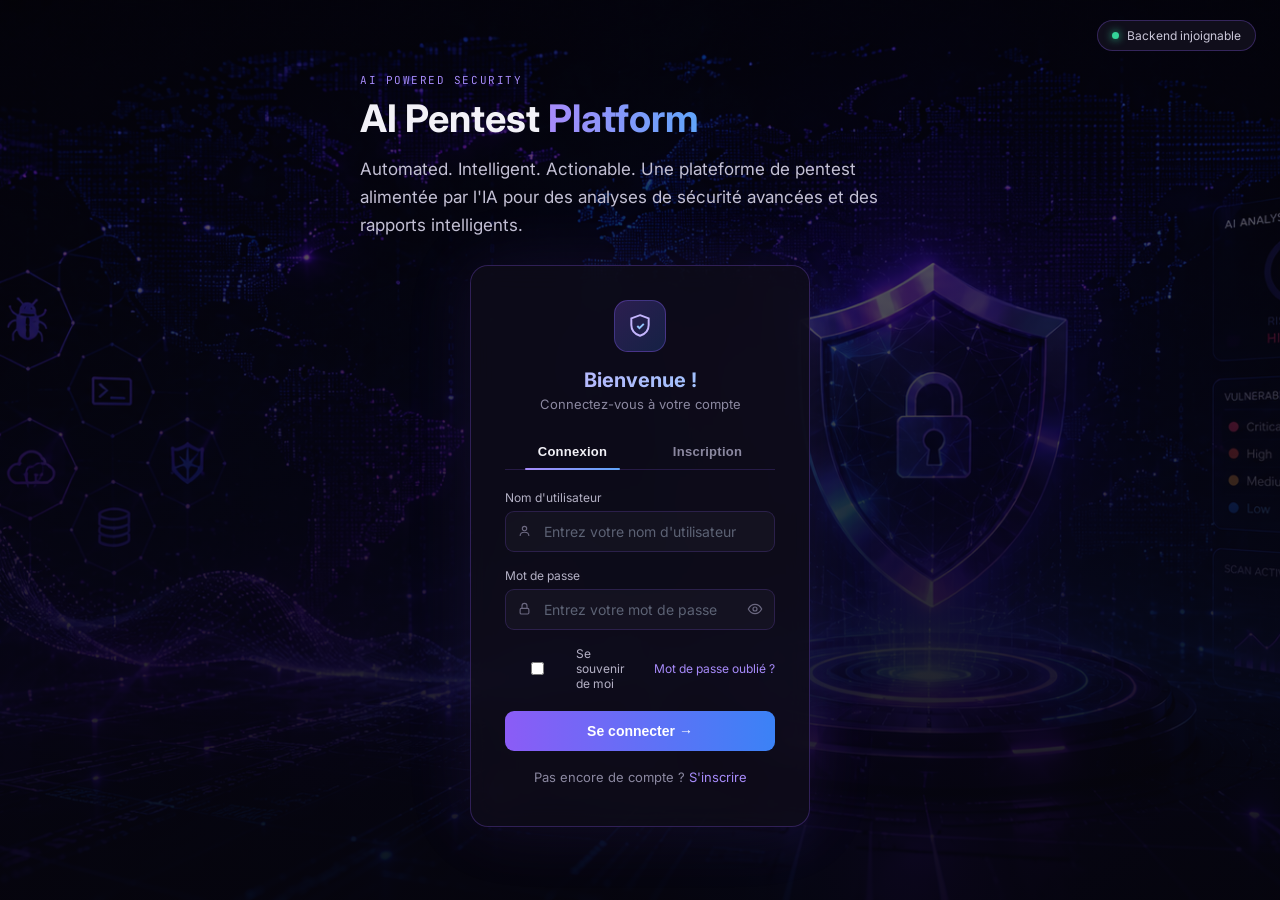
<file: frontend/index.html>
<!DOCTYPE html>
<html lang="fr">
<head>
  <meta charset="UTF-8" />
  <script src="js/theme.js"></script>
  <meta name="viewport" content="width=device-width, initial-scale=1.0" />
  <title>AI Pentest Platform — Connexion</title>
  <link rel="preconnect" href="https://fonts.googleapis.com">
  <link href="https://fonts.googleapis.com/css2?family=Inter:wght@400;500;600;700&family=JetBrains+Mono:wght@400;500;600&display=swap" rel="stylesheet">
  <link rel="stylesheet" href="css/style.css" />
  <link rel="stylesheet" href="css/auth.css" />
  <style>body{margin:0;}</style>
</head>
<body>

  <div class="status-pill">
    <span class="status-dot"></span>
    <span id="status-text">Vérification...</span>
  </div>

  <div class="auth-v2">
    <div class="brand-header">
      <div class="eyebrow">AI POWERED SECURITY</div>
      <h1 class="brand-title">AI Pentest <span class="grad">Platform</span></h1>
      <p class="brand-tagline">
        Automated. Intelligent. Actionable. Une plateforme de pentest alimentée par
        l'IA pour des analyses de sécurité avancées et des rapports intelligents.
      </p>
    </div>

    <div class="form-panel">
      <div class="auth-card-v2">
        <div class="shield-wrap">
          <svg width="26" height="26" viewBox="0 0 24 24" fill="none" stroke="#c4b5fd" stroke-width="1.8">
            <path d="M12 2l8 3v6c0 5-3.5 8.5-8 10-4.5-1.5-8-5-8-10V5l8-3z"/>
            <path d="M9.5 12l2 2 4-4" stroke="#93c5fd"/>
          </svg>
        </div>
        <h2>Bienvenue !</h2>
        <p class="sub" id="auth-sub">Connectez-vous à votre compte</p>

        <div class="tabs-v2">
          <button class="tab-v2 active" id="tab-login" type="button">Connexion</button>
          <button class="tab-v2" id="tab-register" type="button">Inscription</button>
        </div>

        <div id="error" class="error-msg" style="display:none;"></div>

        <form id="login-form" class="form-v2 active">
          <div class="field-v2">
            <label for="username">Nom d'utilisateur</label>
            <div class="input-wrap">
              <span class="icon"><svg viewBox="0 0 24 24" fill="none" stroke="currentColor" stroke-width="1.8"><circle cx="12" cy="8" r="3.5"/><path d="M5 20c0-3.5 3-6 7-6s7 2.5 7 6"/></svg></span>
              <input type="text" id="username" placeholder="Entrez votre nom d'utilisateur" required />
            </div>
          </div>
          <div class="field-v2">
            <label for="password">Mot de passe</label>
            <div class="input-wrap">
              <span class="icon"><svg viewBox="0 0 24 24" fill="none" stroke="currentColor" stroke-width="1.8"><rect x="5" y="11" width="14" height="9" rx="2"/><path d="M8 11V7a4 4 0 0 1 8 0v4"/></svg></span>
              <input type="password" id="password" placeholder="Entrez votre mot de passe" required />
              <button type="button" class="toggle-eye" data-target="password"><svg viewBox="0 0 24 24" fill="none" stroke="currentColor" stroke-width="1.8"><path d="M2 12s3.5-7 10-7 10 7 10 7-3.5 7-10 7-10-7-10-7z"/><circle cx="12" cy="12" r="3"/></svg></button>
            </div>
          </div>
          <div class="row-between">
            <label class="remember-me"><input type="checkbox" id="remember-me" style="margin:0;" /> Se souvenir de moi</label>
            <span class="link-muted" id="forgot-link">Mot de passe oublié ?</span>
          </div>
          <button type="submit" class="btn-gradient">Se connecter →</button>
        </form>

        <form id="register-form" class="form-v2">
          <div class="field-v2">
            <label for="reg-username">Nom d'utilisateur</label>
            <div class="input-wrap">
              <span class="icon"><svg viewBox="0 0 24 24" fill="none" stroke="currentColor" stroke-width="1.8"><circle cx="12" cy="8" r="3.5"/><path d="M5 20c0-3.5 3-6 7-6s7 2.5 7 6"/></svg></span>
              <input type="text" id="reg-username" placeholder="ex. jook" required minlength="3" />
            </div>
          </div>
          <div class="field-v2">
            <label for="reg-email">Email</label>
            <div class="input-wrap">
              <span class="icon"><svg viewBox="0 0 24 24" fill="none" stroke="currentColor" stroke-width="1.8"><rect x="3" y="5" width="18" height="14" rx="2"/><path d="M3 7l9 6 9-6"/></svg></span>
              <input type="email" id="reg-email" placeholder="vous@exemple.com" required />
            </div>
          </div>
          <div class="field-v2">
            <label for="reg-org">Organisation <span style="color:#6b6880;">(optionnel)</span></label>
            <div class="input-wrap">
              <span class="icon"><svg viewBox="0 0 24 24" fill="none" stroke="currentColor" stroke-width="1.8"><rect x="4" y="3" width="16" height="18" rx="1"/><path d="M9 8h1M14 8h1M9 12h1M14 12h1M9 16h1M14 16h1"/></svg></span>
              <input type="text" id="reg-org" placeholder="ex. Mon école, mon entreprise" />
            </div>
          </div>
          <div class="field-v2">
            <label for="reg-password">Mot de passe</label>
            <div class="input-wrap">
              <span class="icon"><svg viewBox="0 0 24 24" fill="none" stroke="currentColor" stroke-width="1.8"><rect x="5" y="11" width="14" height="9" rx="2"/><path d="M8 11V7a4 4 0 0 1 8 0v4"/></svg></span>
              <input type="password" id="reg-password" placeholder="8 caractères minimum" required minlength="8" />
              <button type="button" class="toggle-eye" data-target="reg-password"><svg viewBox="0 0 24 24" fill="none" stroke="currentColor" stroke-width="1.8"><path d="M2 12s3.5-7 10-7 10 7 10 7-3.5 7-10 7-10-7-10-7z"/><circle cx="12" cy="12" r="3"/></svg></button>
            </div>
          </div>
          <div class="field-v2">
            <label for="reg-password-confirm">Confirmer le mot de passe</label>
            <div class="input-wrap">
              <span class="icon"><svg viewBox="0 0 24 24" fill="none" stroke="currentColor" stroke-width="1.8"><rect x="5" y="11" width="14" height="9" rx="2"/><path d="M8 11V7a4 4 0 0 1 8 0v4"/></svg></span>
              <input type="password" id="reg-password-confirm" placeholder="Ressaisis ton mot de passe" required />
              <button type="button" class="toggle-eye" data-target="reg-password-confirm"><svg viewBox="0 0 24 24" fill="none" stroke="currentColor" stroke-width="1.8"><path d="M2 12s3.5-7 10-7 10 7 10 7-3.5 7-10 7-10-7-10-7z"/><circle cx="12" cy="12" r="3"/></svg></button>
            </div>
            <p class="field-hint" id="password-match-hint" style="display:none;">Les mots de passe ne correspondent pas.</p>
          </div>
          <label class="terms-row">
            <input type="checkbox" id="reg-terms" required />
            <span>J'accepte que cette plateforme ne soit utilisée que sur des cibles que je suis autorisé à tester.</span>
          </label>
          <button type="submit" class="btn-gradient" id="register-submit">Créer le compte →</button>
        </form>

        <p class="switch-line" id="switch-line">Pas encore de compte ? <span class="link-muted" id="switch-to-register">S'inscrire</span></p>
      </div>
    </div>
  </div>

  <script src="js/api.js"></script>
  <script>
    const errorBox = document.getElementById("error");
    const tabLogin = document.getElementById("tab-login");
    const tabRegister = document.getElementById("tab-register");
    const formLogin = document.getElementById("login-form");
    const formRegister = document.getElementById("register-form");
    const authSub = document.getElementById("auth-sub");
    const switchLine = document.getElementById("switch-line");
    const switchToRegister = document.getElementById("switch-to-register");

    function showError(msg) { errorBox.textContent = msg; errorBox.style.display = "block"; }
    function clearError() { errorBox.style.display = "none"; }

    function switchTab(target) {
      clearError();
      const loginActive = target === "login";
      tabLogin.classList.toggle("active", loginActive);
      tabRegister.classList.toggle("active", !loginActive);
      formLogin.classList.toggle("active", loginActive);
      formRegister.classList.toggle("active", !loginActive);
      authSub.textContent = loginActive ? "Connectez-vous à votre compte" : "Créez votre compte en quelques secondes";
      switchLine.style.display = loginActive ? "block" : "none";
    }

    tabLogin.addEventListener("click", () => switchTab("login"));
    tabRegister.addEventListener("click", () => switchTab("register"));
    switchToRegister.addEventListener("click", () => switchTab("register"));

    document.querySelectorAll(".toggle-eye").forEach((btn) => {
      btn.addEventListener("click", () => {
        const input = document.getElementById(btn.dataset.target);
        input.type = input.type === "password" ? "text" : "password";
      });
    });

    document.getElementById("forgot-link").addEventListener("click", () => {
      showError("La réinitialisation de mot de passe n'est pas encore disponible. Contacte l'administrateur de la plateforme.");
    });

    const savedUser = localStorage.getItem("remembered_username");
    if (savedUser) document.getElementById("username").value = savedUser;

    formLogin.addEventListener("submit", async (e) => {
      e.preventDefault();
      clearError();
      const username = document.getElementById("username").value;
      const password = document.getElementById("password").value;
      const remember = document.getElementById("remember-me").checked;
      try {
        await api.login(username, password);
        if (remember) localStorage.setItem("remembered_username", username);
        else localStorage.removeItem("remembered_username");
        window.location.href = "dashboard.html";
      } catch (err) {
        showError(err.message || "Connexion impossible.");
      }
    });

    const pwField = document.getElementById("reg-password");
    const pwConfirm = document.getElementById("reg-password-confirm");
    const pwHint = document.getElementById("password-match-hint");

    function checkPasswordMatch() {
      const mismatch = pwConfirm.value && pwField.value !== pwConfirm.value;
      pwHint.style.display = mismatch ? "block" : "none";
      return !mismatch;
    }
    pwField.addEventListener("input", checkPasswordMatch);
    pwConfirm.addEventListener("input", checkPasswordMatch);

    formRegister.addEventListener("submit", async (e) => {
      e.preventDefault();
      clearError();
      if (!checkPasswordMatch() || pwField.value !== pwConfirm.value) {
        showError("Les mots de passe ne correspondent pas.");
        return;
      }
      const username = document.getElementById("reg-username").value;
      const email = document.getElementById("reg-email").value;
      const organization = document.getElementById("reg-org").value;
      const password = pwField.value;
      try {
        await api.register(username, email, password, organization);
        await api.login(username, password);
        window.location.href = "dashboard.html";
      } catch (err) {
        showError(err.message || "Inscription impossible.");
      }
    });

    (async () => {
      try {
        const res = await fetch(`${API_BASE}/stats/public`);
        await res.json();
        document.getElementById("status-text").textContent = "Système opérationnel";
      } catch {
        document.getElementById("status-text").textContent = "Backend injoignable";
      }
    })();
  </script>
</body>
</html>
</file>
<file: frontend/css/style.css>
:root {
  --bg: #0a0d14;
  --surface: #12151f;
  --surface-2: #171b27;
  --border: #242938;
  --border-soft: #1b2030;
  --text: #e7e9ee;
  --text-secondary: #8a90a6;
  --text-muted: #5c6274;
  --accent: #4fd1c5;
  --accent-dim: rgba(79, 209, 197, 0.12);
  --danger: #ef6461;
  --danger-dim: rgba(239, 100, 97, 0.12);
  --warning: #f0a868;
  --warning-dim: rgba(240, 168, 104, 0.12);
  --success: #6bcb77;
  --radius: 10px;
  --mono: "JetBrains Mono", "Fira Code", ui-monospace, SFMono-Regular, Menlo, monospace;
  --sans: "Inter", -apple-system, "Segoe UI", Roboto, sans-serif;
}

:root[data-theme="light"] {
  --bg: #f6f7f9;
  --surface: #ffffff;
  --surface-2: #f1f2f5;
  --border: #e2e4ea;
  --border-soft: #ebedf1;
  --text: #14161c;
  --text-secondary: #5a5f6e;
  --text-muted: #9296a3;
  --accent: #0d9488;
  --accent-dim: rgba(13, 148, 136, 0.10);
  --danger: #c0392b;
  --danger-dim: rgba(192, 57, 43, 0.08);
  --warning: #b7791f;
  --warning-dim: rgba(183, 121, 31, 0.10);
  --success: #2f855a;
}

:root[data-theme="light"] body {
  background-image:
    linear-gradient(var(--border-soft) 1px, transparent 1px),
    linear-gradient(90deg, var(--border-soft) 1px, transparent 1px);
}

* { box-sizing: border-box; }

body {
  margin: 0;
  font-family: var(--sans);
  background: var(--bg);
  background-image:
    linear-gradient(var(--border-soft) 1px, transparent 1px),
    linear-gradient(90deg, var(--border-soft) 1px, transparent 1px);
  background-size: 42px 42px;
  background-position: center;
  color: var(--text);
  min-height: 100vh;
}

.container { max-width: 960px; margin: 0 auto; padding: 2rem 1.5rem; }

.card {
  background: var(--surface);
  border: 0.5px solid var(--border);
  border-radius: 12px;
  padding: 1.25rem 1.5rem;
  margin-bottom: 1rem;
}

.btn {
  background: var(--accent);
  color: #06110f;
  border: none;
  border-radius: var(--radius);
  padding: 10px 16px;
  font-size: 14px;
  font-weight: 600;
  cursor: pointer;
  transition: opacity 0.15s ease, transform 0.05s ease;
}
.btn:hover { opacity: 0.88; }
.btn:active { transform: scale(0.98); }
.btn-secondary {
  background: transparent;
  color: var(--text);
  border: 0.5px solid var(--border);
}
.btn-secondary:hover { background: var(--surface-2); opacity: 1; }

label.field-label {
  display: block;
  font-family: var(--mono);
  font-size: 11px;
  letter-spacing: 0.04em;
  text-transform: uppercase;
  color: var(--text-muted);
  margin: 0 0 6px;
}

input, select {
  width: 100%;
  padding: 10px 12px;
  background: var(--surface-2);
  border: 0.5px solid var(--border);
  border-radius: var(--radius);
  color: var(--text);
  font-size: 14px;
  font-family: var(--sans);
  margin-bottom: 14px;
  outline: none;
  transition: border-color 0.15s ease;
}
input::placeholder { color: var(--text-muted); }
input:focus, select:focus { border-color: var(--accent); }

.topbar {
  display: flex;
  justify-content: space-between;
  align-items: center;
  margin-bottom: 1.5rem;
}

.stats-grid {
  display: grid;
  grid-template-columns: repeat(auto-fit, minmax(140px, 1fr));
  gap: 12px;
  margin-bottom: 1.5rem;
}
.stat-card {
  background: var(--surface);
  border-radius: var(--radius);
  padding: 1rem;
  border: 0.5px solid var(--border);
}
.stat-value { font-family: var(--mono); font-size: 22px; font-weight: 600; }
.stat-label { font-size: 12px; color: var(--text-secondary); }

.badge {
  display: inline-block;
  font-family: var(--mono);
  font-size: 11px;
  padding: 3px 10px;
  border-radius: 6px;
  font-weight: 600;
  letter-spacing: 0.02em;
}
.badge-critical { background: var(--danger-dim); color: var(--danger); }
.badge-high { background: var(--warning-dim); color: var(--warning); }
.badge-medium { background: var(--warning-dim); color: var(--warning); }
.badge-low { background: var(--accent-dim); color: var(--accent); }
.badge-running { background: var(--accent-dim); color: var(--accent); }
.badge-done { background: rgba(107, 203, 119, 0.12); color: var(--success); }
.badge-failed { background: var(--danger-dim); color: var(--danger); }
.badge-status-open { background: var(--danger-dim); color: var(--danger); }
.badge-status-in_progress { background: var(--warning-dim); color: var(--warning); }
.badge-status-fixed { background: rgba(107, 203, 119, 0.12); color: var(--success); }
.badge-status-false_positive { background: var(--surface-2); color: var(--text-secondary); }

.scan-row {
  display: grid;
  grid-template-columns: 2fr 1.5fr 1fr 1fr;
  align-items: center;
  padding: 12px 0;
  border-bottom: 0.5px solid var(--border);
  cursor: pointer;
  font-size: 14px;
}
.scan-row:last-child { border-bottom: none; }
.scan-row:hover { background: var(--surface-2); }

.error-msg {
  color: var(--danger);
  background: var(--danger-dim);
  border: 0.5px solid rgba(239, 100, 97, 0.3);
  border-radius: var(--radius);
  padding: 10px 12px;
  font-size: 13px;
  margin-bottom: 14px;
}
.section-title {
  font-family: var(--mono);
  font-size: 12px;
  text-transform: uppercase;
  letter-spacing: 0.04em;
  color: var(--text-muted);
  margin: 1.5rem 0 0.75rem;
}
.chart-wrap { position: relative; height: 240px; margin-bottom: 1rem; }

.scanner-choice {
  display: flex;
  flex-wrap: wrap;
  gap: 8px;
  margin-bottom: 14px;
}
.scanner-option {
  display: flex;
  align-items: center;
  gap: 9px;
  flex: 1 1 160px;
  padding: 10px 12px;
  background: var(--surface-2);
  border: 0.5px solid var(--border);
  border-radius: var(--radius);
  cursor: pointer;
  transition: border-color 0.15s ease, background 0.15s ease;
}
.scanner-option:hover { border-color: var(--text-secondary); }
.scanner-option:has(input:checked) {
  border-color: var(--accent);
  background: var(--accent-dim);
}
.scanner-option input[type="checkbox"] {
  width: 16px;
  height: 16px;
  margin: 0;
  flex-shrink: 0;
  accent-color: var(--accent);
  cursor: pointer;
}
.scanner-option-content { display: flex; flex-direction: column; gap: 1px; }
.scanner-option-title { font-size: 13px; font-weight: 600; color: var(--text); }
.scanner-option-sub { font-size: 11px; color: var(--text-secondary); }
</file>
<file: frontend/css/auth.css>
.auth-v2 {
  min-height: 100vh;
  display: flex;
  flex-direction: column;
  align-items: center;
  justify-content: center;
  padding: 3rem 1.5rem;
  position: relative;
  background: #08070f url("../assets/auth-bg.png") center center / cover no-repeat;
}
.auth-v2::before {
  content: "";
  position: absolute; inset: 0;
  background: linear-gradient(180deg, rgba(6, 5, 14, 0.55), rgba(6, 5, 14, 0.82) 60%, rgba(6, 5, 14, 0.92));
  z-index: 0;
}

.status-pill {
  position: fixed;
  top: 20px; right: 24px;
  display: flex; align-items: center; gap: 8px;
  background: rgba(20, 18, 32, 0.8);
  border: 0.5px solid rgba(139, 92, 246, 0.3);
  border-radius: 999px;
  padding: 7px 14px;
  font-size: 12px;
  color: #c9c6d8;
  backdrop-filter: blur(8px);
  z-index: 2;
}
.status-dot {
  width: 7px; height: 7px; border-radius: 50%;
  background: #34d399;
  box-shadow: 0 0 8px #34d399;
}

.brand-header {
  position: relative;
  z-index: 1;
  text-align: left;
  margin-bottom: 26px;
  max-width: 640px;
}
.eyebrow {
  font-family: var(--mono);
  font-size: 11px;
  letter-spacing: 0.14em;
  color: #a78bfa;
  margin-bottom: 10px;
}
.brand-title {
  font-size: 38px;
  font-weight: 700;
  line-height: 1.15;
  margin: 0 0 14px;
  color: #f2f1f7;
}
.brand-title .grad {
  background: linear-gradient(90deg, #a78bfa, #60a5fa);
  -webkit-background-clip: text;
  background-clip: text;
  color: transparent;
}
.brand-tagline {
  font-size: 17px;
  line-height: 1.65;
  color: #c3c0d4;
  max-width: 560px;
  margin: 0;
}

.form-panel {
  position: relative;
  z-index: 1;
  display: flex;
  align-items: center;
  justify-content: center;
}

.auth-card-v2 {
  width: 100%;
  max-width: 400px;
  background: rgba(15, 13, 26, 0.82);
  border: 0.5px solid rgba(139, 92, 246, 0.28);
  border-radius: 18px;
  padding: 34px 34px 28px;
  backdrop-filter: blur(14px);
  box-shadow: 0 0 70px rgba(139, 92, 246, 0.1);
}
.shield-wrap {
  width: 52px; height: 52px; border-radius: 14px;
  background: linear-gradient(135deg, rgba(139, 92, 246, 0.25), rgba(59, 130, 246, 0.2));
  border: 0.5px solid rgba(139, 92, 246, 0.35);
  display: flex; align-items: center; justify-content: center;
  margin: 0 auto 16px;
}
.auth-card-v2 h2 {
  text-align: center; font-size: 20px; margin: 0 0 4px;
  background: linear-gradient(90deg, #c4b5fd, #93c5fd);
  -webkit-background-clip: text; background-clip: text; color: transparent;
}
.auth-card-v2 .sub { text-align: center; font-size: 13px; color: #8b88a0; margin: 0 0 22px; }

.tabs-v2 { display: flex; border-bottom: 0.5px solid rgba(139, 92, 246, 0.2); margin-bottom: 20px; }
.tab-v2 {
  flex: 1; text-align: center; padding: 10px 0;
  font-size: 13px; font-weight: 600; letter-spacing: 0.02em;
  color: #8b88a0; background: none; border: none; cursor: pointer;
  position: relative;
}
.tab-v2.active { color: #f2f1f7; }
.tab-v2.active::after {
  content: ""; position: absolute; bottom: -1px; left: 15%; right: 15%; height: 2px;
  background: linear-gradient(90deg, #a78bfa, #60a5fa); border-radius: 2px;
}

.field-v2 { margin-bottom: 16px; }
.field-v2 label { display: block; font-size: 12px; color: #b4b1c5; margin-bottom: 6px; }
.input-wrap { position: relative; }
.input-wrap .icon {
  position: absolute; left: 12px; top: 50%; transform: translateY(-50%);
  color: #6b6880;
  pointer-events: none;
  display: flex;
}
.input-wrap .icon svg { width: 15px; height: 15px; }
.input-wrap input {
  width: 100%; padding: 11px 12px 11px 38px;
  background: rgba(255, 255, 255, 0.03);
  border: 0.5px solid rgba(139, 92, 246, 0.2);
  border-radius: 9px; color: #f2f1f7; font-size: 14px;
  outline: none; margin-bottom: 0;
}
.input-wrap input:focus { border-color: #a78bfa; }
.input-wrap .toggle-eye {
  position: absolute; right: 12px; top: 50%; transform: translateY(-50%);
  color: #6b6880; cursor: pointer; background: none; border: none;
  display: flex; padding: 0;
}
.input-wrap .toggle-eye svg { width: 16px; height: 16px; }
.field-hint { font-size: 11px; color: #6b6880; margin-top: 5px; }
.field-hint.err { color: #f87171; }

.row-between { display: flex; align-items: center; justify-content: space-between; margin: 2px 0 20px; font-size: 12px; gap: 10px; }
.remember-me { display: flex; align-items: center; gap: 6px; color: #b4b1c5; }
.link-muted { color: #a78bfa; text-decoration: none; cursor: pointer; white-space: nowrap; }
.link-muted:hover { text-decoration: underline; }

.terms-row { display: flex; align-items: flex-start; gap: 8px; font-size: 12px; color: #b4b1c5; margin: 4px 0 18px; }
.terms-row input { margin-top: 2px; }

.btn-gradient {
  width: 100%; padding: 12px; border: none; border-radius: 9px;
  background: linear-gradient(90deg, #8b5cf6, #3b82f6);
  color: white; font-size: 14px; font-weight: 600; cursor: pointer;
}
.btn-gradient:hover { opacity: 0.92; }
.btn-gradient:disabled { opacity: 0.5; cursor: not-allowed; }

.switch-line { text-align: center; font-size: 13px; color: #8b88a0; margin-top: 18px; }

.form-v2 { display: none; }
.form-v2.active { display: block; }

@media (max-width: 480px) {
  .brand-title { font-size: 26px; }
  .auth-card-v2 { padding: 26px 22px 22px; }
}
</file>
